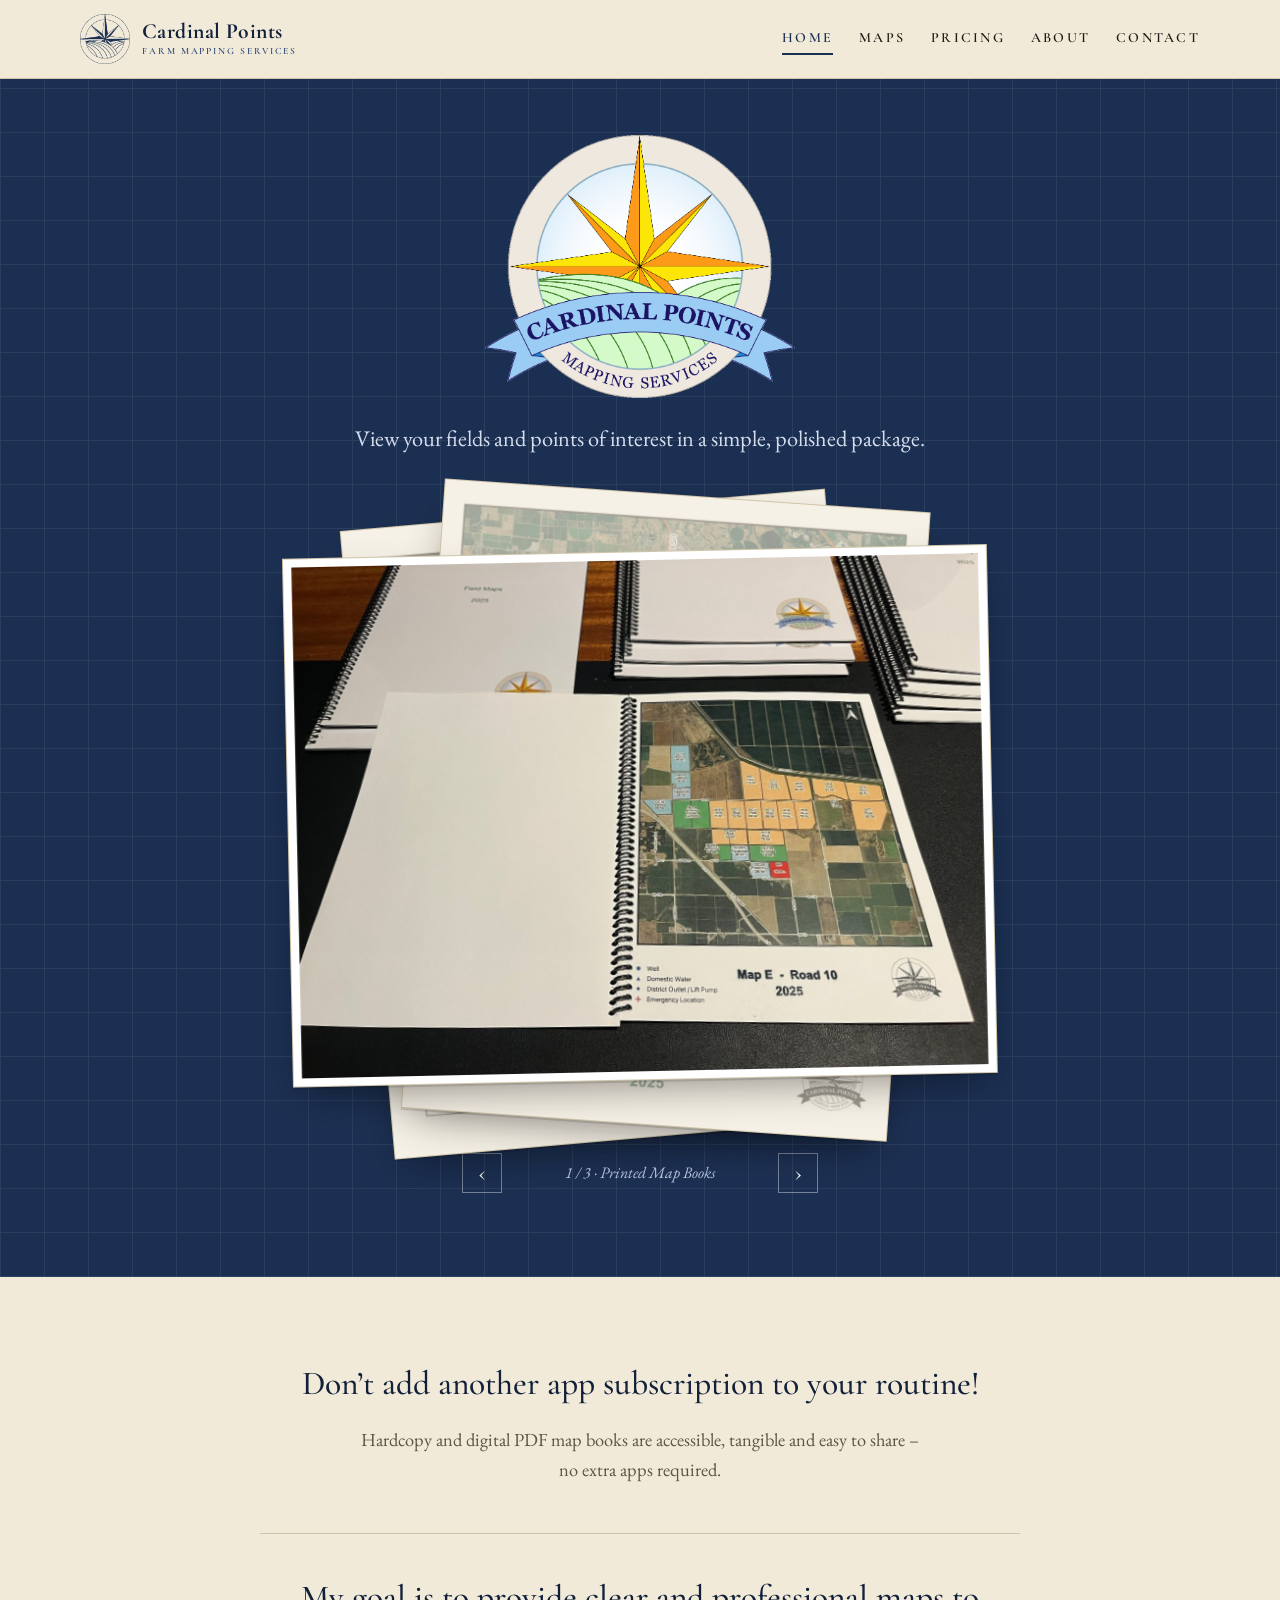
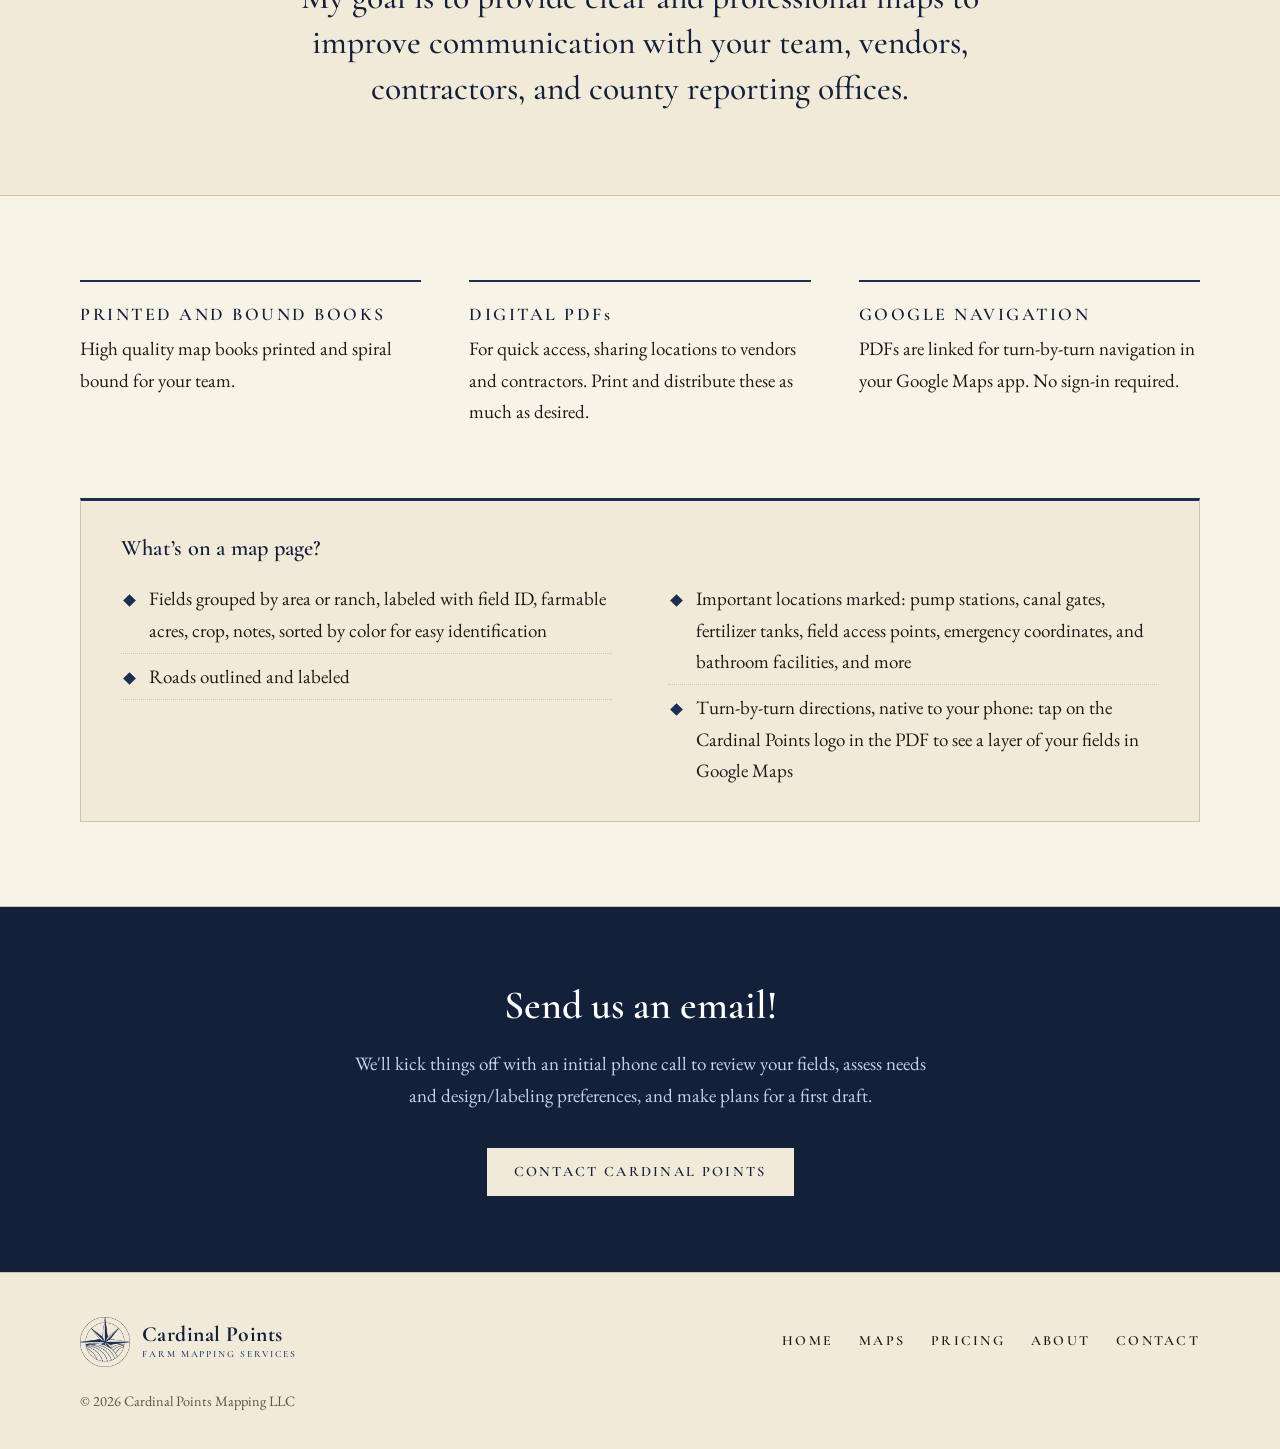
<file: index.html>
<!DOCTYPE html>
<html lang="en">
<head>
<meta charset="utf-8">
<meta name="viewport" content="width=device-width, initial-scale=1">
<title>Cardinal Points | Farm Mapping Services</title>
<meta name="description" content="View your fields and points of interest in a simple, polished package. Farm map books from Cardinal Points.">
<meta name="theme-color" content="#F1EAD9">
<meta name="color-scheme" content="light">
<link rel="icon" href="favicon.ico" sizes="any">
<link rel="icon" type="image/png" sizes="32x32" href="favicon-32x32.png">
<link rel="icon" type="image/png" sizes="16x16" href="favicon-16x16.png">
<link rel="apple-touch-icon" href="apple-touch-icon.png">
<meta property="og:image" content="https://cardinalpointsmapping.com/og-image.png">
<meta property="og:title" content="Cardinal Points | Farm Mapping Services">
<meta property="og:description" content="View your fields and points of interest in a simple, polished package. Farm map books from Cardinal Points.">
<meta property="og:type" content="website">
<meta property="og:url" content="https://cardinalpointsmapping.com/">
<link rel="preconnect" href="https://fonts.googleapis.com">
<link rel="preconnect" href="https://fonts.gstatic.com" crossorigin>
<link href="https://fonts.googleapis.com/css2?family=Cormorant+Garamond:wght@500;600;700&family=EB+Garamond:ital,wght@0,400;0,500;1,400&display=swap" rel="stylesheet">
<link rel="stylesheet" href="styles.css">
<script src="lightbox.js" defer></script>
<script src="stack.js" defer></script>
</head>
<body>
<a class="skip" href="#main">Skip to content</a>
<header class="site-header">
  <div class="wrap bar">
    <a class="brand" href="index.html"><img class="mark" src="img/emblem-navy.png" alt="" width="44" height="44"><span>Cardinal Points<small>Farm Mapping Services</small></span></a>
    <nav aria-label="Main"><a href="index.html" aria-current="page">Home</a><a href="maps.html">Maps</a><a href="pricing.html">Pricing</a><a href="about.html">About</a><a href="contact.html">Contact</a></nav>
  </div>
</header>
<main id="main">

<section class="hero hero-center">
  <div class="wrap">
    <h1 class="sr">Cardinal Points Farm Mapping Services</h1>
    <img class="hero-logo" src="img/logo-color.png" alt="Cardinal Points Mapping Services" width="875" height="743">
    <p class="lede">View your fields and points of interest in a simple, polished package.</p>
    <div class="stack-wrap">
      <div class="stack" tabindex="0" role="group" aria-roledescription="carousel" aria-label="Sample map book and map pages. Swipe, flick, or use the arrow keys to browse.">
        <a class="stack-card sc-photo page-card lb" draggable="false" href="img/books-hero.jpg" data-caption="Printed Map Books"><img src="img/books-hero.jpg" alt="Stacks of spiral-bound Cardinal Points map books beside an open map book" width="1400" height="1051" draggable="false"></a>
        <a class="stack-card sc-page page-card lb" draggable="false" href="img/sample-overview.jpg" data-caption="Farm Overview"><img src="img/sample-overview.jpg" alt="Overview map with five growers' properties highlighted" width="1100" height="1423" draggable="false"></a>
        <a class="stack-card sc-page page-card lb" draggable="false" href="img/map-smith.jpg" data-caption="Field Page with Points"><img src="img/map-smith.jpg" alt="Field map with fields labeled by crop and acres, and gate, pump, canal and emergency location marked" width="1000" height="1294" draggable="false"></a>
      </div>
      <div class="stack-ui">
        <button class="st-prev" type="button" aria-label="Previous">&lsaquo;</button>
        <p class="stack-cap" aria-live="polite">Flick to browse</p>
        <button class="st-next" type="button" aria-label="Next">&rsaquo;</button>
      </div>
    </div>
  </div>
</section>

<section class="section">
  <div class="wrap narrow">
    <h2 class="mission">Don&rsquo;t add another app subscription to your routine!</h2>
    <p class="mission-sub">Hardcopy and digital PDF map books are accessible, tangible and easy to share &ndash; no extra apps required.</p>
    <div class="goal">
      <p class="mission">My goal is to provide clear and professional maps to improve communication with your team, vendors, contractors, and county reporting offices.</p>
    </div>
  </div>
</section>

<section class="section tint">
  <div class="wrap">
    <div class="trio">
      <article>
        <h3 class="caps">Printed and bound books</h3>
        <p>High quality map books printed and spiral bound for your team.</p>
      </article>
      <article>
        <h3 class="caps">Digital PDF<span class="lc">s</span></h3>
        <p>For quick access, sharing locations to vendors and contractors. Print and distribute these as much as desired.</p>
      </article>
      <article>
        <h3 class="caps">Google navigation</h3>
        <p>PDFs are linked for turn-by-turn navigation in your Google Maps app. No sign-in required.</p>
      </article>
    </div>
    <div class="onmap">
      <h3 class="caps mixed">What&rsquo;s on a map page?</h3>
      <ul class="list cols2">
        <li>Fields grouped by area or ranch, labeled with field ID, farmable acres, crop, notes, sorted by color for easy identification</li>
        <li>Roads outlined and labeled</li>
        <li>Important locations marked: pump stations, canal gates, fertilizer tanks, field access points, emergency coordinates, and bathroom facilities, and more</li>
        <li>Turn-by-turn directions, native to your phone: tap on the Cardinal Points logo in the PDF to see a layer of your fields in Google Maps</li>
      </ul>
    </div>
  </div>
</section>

<section class="closing">
  <div class="wrap">
    <h2>Send us an email!</h2>
    <p>We'll kick things off with an initial phone call to review your fields, assess needs and design/labeling preferences, and make plans for a first draft.</p>
    <a class="btn btn-light" href="contact.html">Contact Cardinal Points</a>
  </div>
</section>
</main>
<footer class="site-footer">
  <div class="wrap">
    <div class="foot-top">
      <a class="brand" href="index.html"><img class="mark" src="img/emblem-navy.png" alt="" width="44" height="44"><span>Cardinal Points<small>Farm Mapping Services</small></span></a>
      <nav aria-label="Footer"><a href="index.html">Home</a><a href="maps.html">Maps</a><a href="pricing.html">Pricing</a><a href="about.html">About</a><a href="contact.html">Contact</a></nav>
    </div>
    <p class="copy">&copy; 2026 Cardinal Points Mapping LLC</p>
  </div>
</footer>
</body>
</html>
</file>
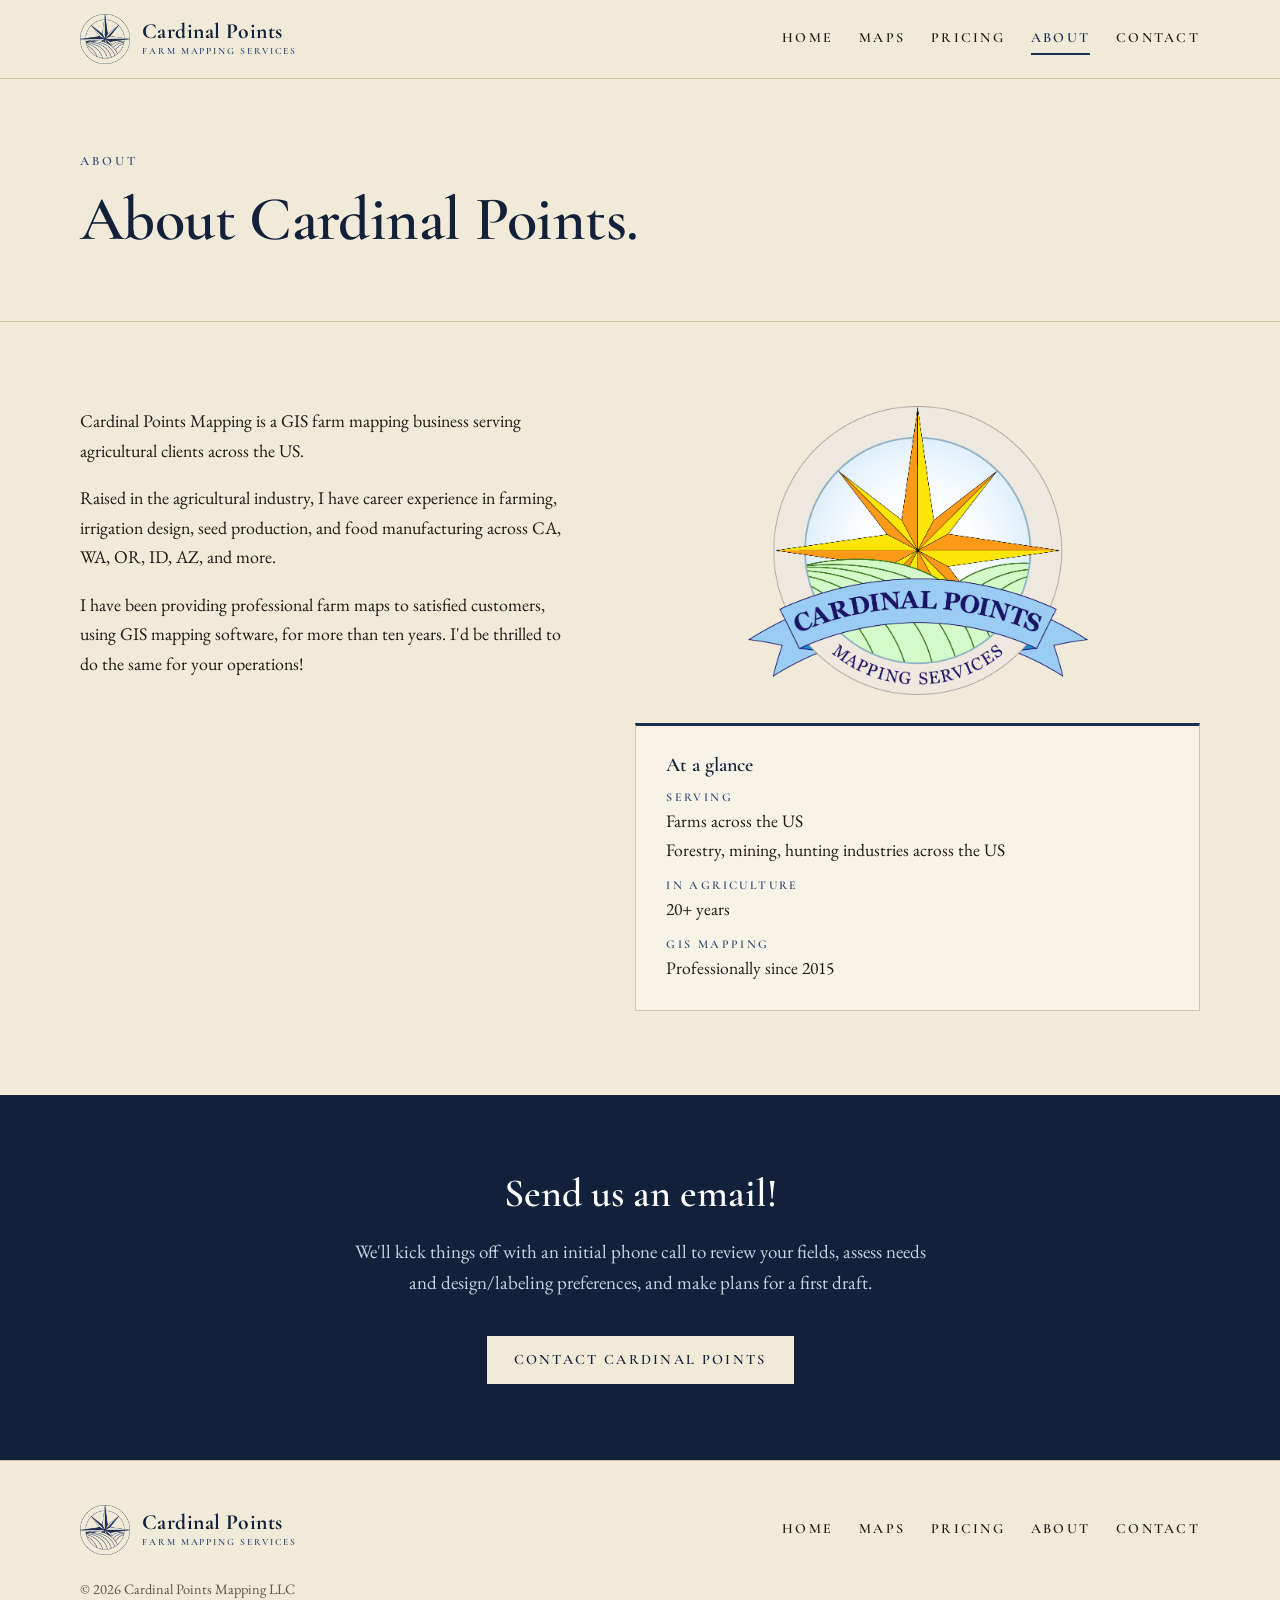
<file: about.html>
<!DOCTYPE html>
<html lang="en">
<head>
<meta charset="utf-8">
<meta name="viewport" content="width=device-width, initial-scale=1">
<title>About | Cardinal Points Mapping</title>
<meta name="description" content="Cardinal Points Mapping is a GIS farm mapping business built on more than twenty years of agricultural experience.">
<meta name="theme-color" content="#F1EAD9">
<meta name="color-scheme" content="light">
<link rel="icon" href="favicon.ico" sizes="any">
<link rel="icon" type="image/png" sizes="32x32" href="favicon-32x32.png">
<link rel="icon" type="image/png" sizes="16x16" href="favicon-16x16.png">
<link rel="apple-touch-icon" href="apple-touch-icon.png">
<meta property="og:image" content="https://cardinalpointsmapping.com/og-image.png">
<meta property="og:title" content="About | Cardinal Points Mapping">
<meta property="og:description" content="Cardinal Points Mapping is a GIS farm mapping business built on more than twenty years of agricultural experience.">
<meta property="og:type" content="website">
<meta property="og:url" content="https://cardinalpointsmapping.com/about.html">
<link rel="preconnect" href="https://fonts.googleapis.com">
<link rel="preconnect" href="https://fonts.gstatic.com" crossorigin>
<link href="https://fonts.googleapis.com/css2?family=Cormorant+Garamond:wght@500;600;700&family=EB+Garamond:ital,wght@0,400;0,500;1,400&display=swap" rel="stylesheet">
<link rel="stylesheet" href="styles.css">
<script src="lightbox.js" defer></script>
<script src="stack.js" defer></script>
</head>
<body>
<a class="skip" href="#main">Skip to content</a>
<header class="site-header">
  <div class="wrap bar">
    <a class="brand" href="index.html"><img class="mark" src="img/emblem-navy.png" alt="" width="44" height="44"><span>Cardinal Points<small>Farm Mapping Services</small></span></a>
    <nav aria-label="Main"><a href="index.html">Home</a><a href="maps.html">Maps</a><a href="pricing.html">Pricing</a><a href="about.html" aria-current="page">About</a><a href="contact.html">Contact</a></nav>
  </div>
</header>
<main id="main">
<section class="page-head">
  <div class="wrap">
    <p class="eyebrow">About</p>
    <h1>About Cardinal Points.</h1>
    
  </div>
</section>

<section class="section">
  <div class="wrap split">
    <div class="prose">
      <p>Cardinal Points Mapping is a GIS farm mapping business serving agricultural clients across the US.</p>
      <p>Raised in the agricultural industry, I have career experience in farming, irrigation design, seed production, and food manufacturing across CA, WA, OR, ID, AZ, and more.</p>
      <p>I have been providing professional farm maps to satisfied customers, using GIS mapping software, for more than ten years. I'd be thrilled to do the same for your operations!</p>
    </div>
    <aside>
      <img class="about-logo" src="img/logo-color.png" alt="Cardinal Points Mapping Services" width="875" height="743">
    <div class="facts">
      <h4>At a glance</h4>
      <dl>
        <dt>Serving</dt><dd>Farms across the US<br>Forestry, mining, hunting industries across the US</dd>
        <dt>In agriculture</dt><dd>20+ years</dd>
        <dt>GIS mapping</dt><dd>Professionally since 2015</dd>
      </dl>
    </div>
    </aside>
  </div>
</section>

<section class="closing">
  <div class="wrap">
    <h2>Send us an email!</h2>
    <p>We'll kick things off with an initial phone call to review your fields, assess needs and design/labeling preferences, and make plans for a first draft.</p>
    <a class="btn btn-light" href="contact.html">Contact Cardinal Points</a>
  </div>
</section>
</main>
<footer class="site-footer">
  <div class="wrap">
    <div class="foot-top">
      <a class="brand" href="index.html"><img class="mark" src="img/emblem-navy.png" alt="" width="44" height="44"><span>Cardinal Points<small>Farm Mapping Services</small></span></a>
      <nav aria-label="Footer"><a href="index.html">Home</a><a href="maps.html">Maps</a><a href="pricing.html">Pricing</a><a href="about.html">About</a><a href="contact.html">Contact</a></nav>
    </div>
    <p class="copy">&copy; 2026 Cardinal Points Mapping LLC</p>
  </div>
</footer>
</body>
</html>
</file>
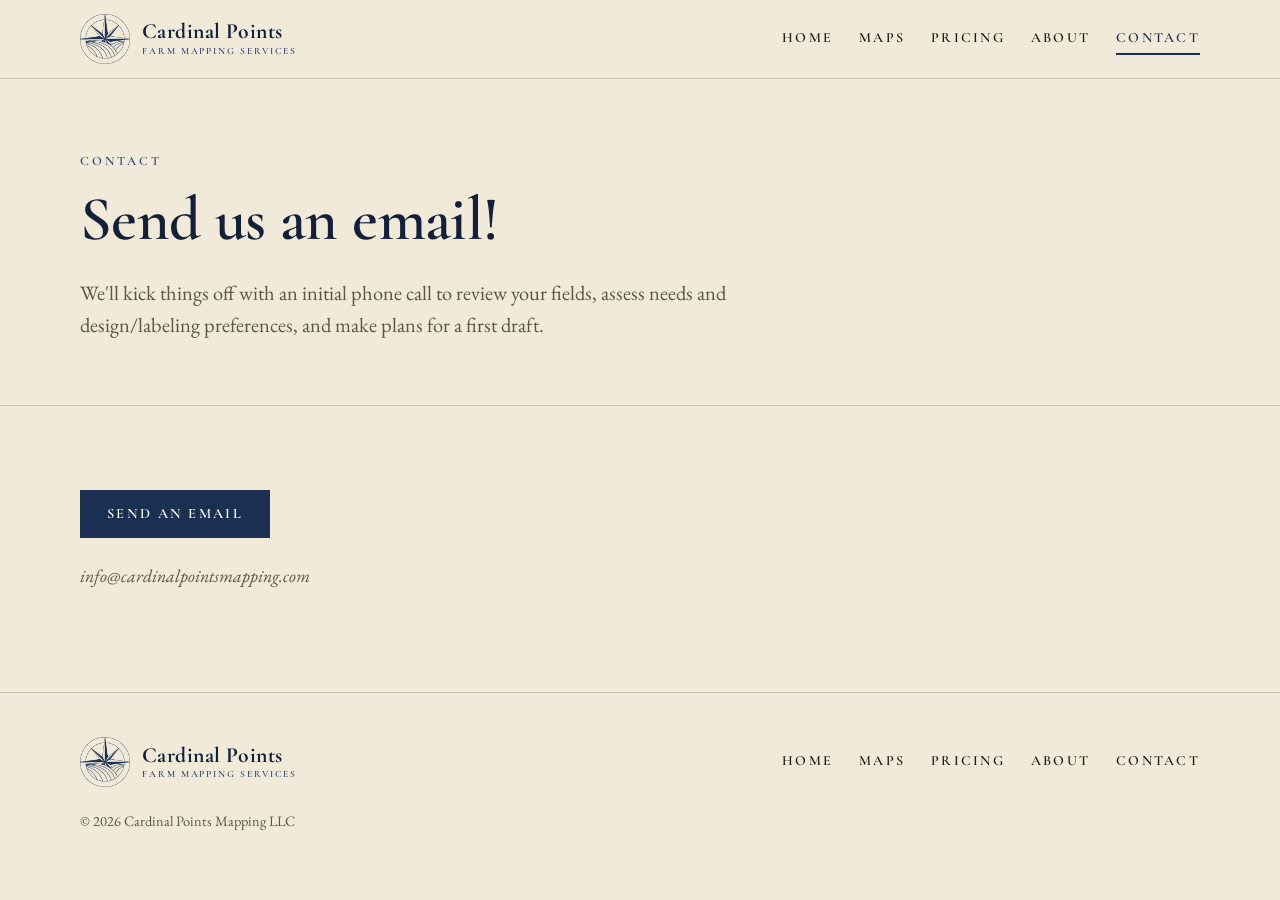
<file: contact.html>
<!DOCTYPE html>
<html lang="en">
<head>
<meta charset="utf-8">
<meta name="viewport" content="width=device-width, initial-scale=1">
<title>Contact | Cardinal Points Mapping</title>
<meta name="description" content="Send an email to get started on a farm map or map book.">
<meta name="theme-color" content="#F1EAD9">
<meta name="color-scheme" content="light">
<link rel="icon" href="favicon.ico" sizes="any">
<link rel="icon" type="image/png" sizes="32x32" href="favicon-32x32.png">
<link rel="icon" type="image/png" sizes="16x16" href="favicon-16x16.png">
<link rel="apple-touch-icon" href="apple-touch-icon.png">
<meta property="og:image" content="https://cardinalpointsmapping.com/og-image.png">
<meta property="og:title" content="Contact | Cardinal Points Mapping">
<meta property="og:description" content="Send an email to get started on a farm map or map book.">
<meta property="og:type" content="website">
<meta property="og:url" content="https://cardinalpointsmapping.com/contact.html">
<link rel="preconnect" href="https://fonts.googleapis.com">
<link rel="preconnect" href="https://fonts.gstatic.com" crossorigin>
<link href="https://fonts.googleapis.com/css2?family=Cormorant+Garamond:wght@500;600;700&family=EB+Garamond:ital,wght@0,400;0,500;1,400&display=swap" rel="stylesheet">
<link rel="stylesheet" href="styles.css">
<script src="lightbox.js" defer></script>
<script src="stack.js" defer></script>
</head>
<body>
<a class="skip" href="#main">Skip to content</a>
<header class="site-header">
  <div class="wrap bar">
    <a class="brand" href="index.html"><img class="mark" src="img/emblem-navy.png" alt="" width="44" height="44"><span>Cardinal Points<small>Farm Mapping Services</small></span></a>
    <nav aria-label="Main"><a href="index.html">Home</a><a href="maps.html">Maps</a><a href="pricing.html">Pricing</a><a href="about.html">About</a><a href="contact.html" aria-current="page">Contact</a></nav>
  </div>
</header>
<main id="main">
<section class="page-head">
  <div class="wrap">
    <p class="eyebrow">Contact</p>
    <h1>Send us an email!</h1>
    <p class="lede">We'll kick things off with an initial phone call to review your fields, assess needs and design/labeling preferences, and make plans for a first draft.</p>
  </div>
</section>

<section class="section">
  <div class="wrap">
    <div class="prose">
      <p><a class="btn btn-navy" href="mailto:info@cardinalpointsmapping.com">Send an email</a></p>
      <p class="fine">info@cardinalpointsmapping.com</p>
    </div>
  </div>
</section>
</main>
<footer class="site-footer">
  <div class="wrap">
    <div class="foot-top">
      <a class="brand" href="index.html"><img class="mark" src="img/emblem-navy.png" alt="" width="44" height="44"><span>Cardinal Points<small>Farm Mapping Services</small></span></a>
      <nav aria-label="Footer"><a href="index.html">Home</a><a href="maps.html">Maps</a><a href="pricing.html">Pricing</a><a href="about.html">About</a><a href="contact.html">Contact</a></nav>
    </div>
    <p class="copy">&copy; 2026 Cardinal Points Mapping LLC</p>
  </div>
</footer>
</body>
</html>
</file>
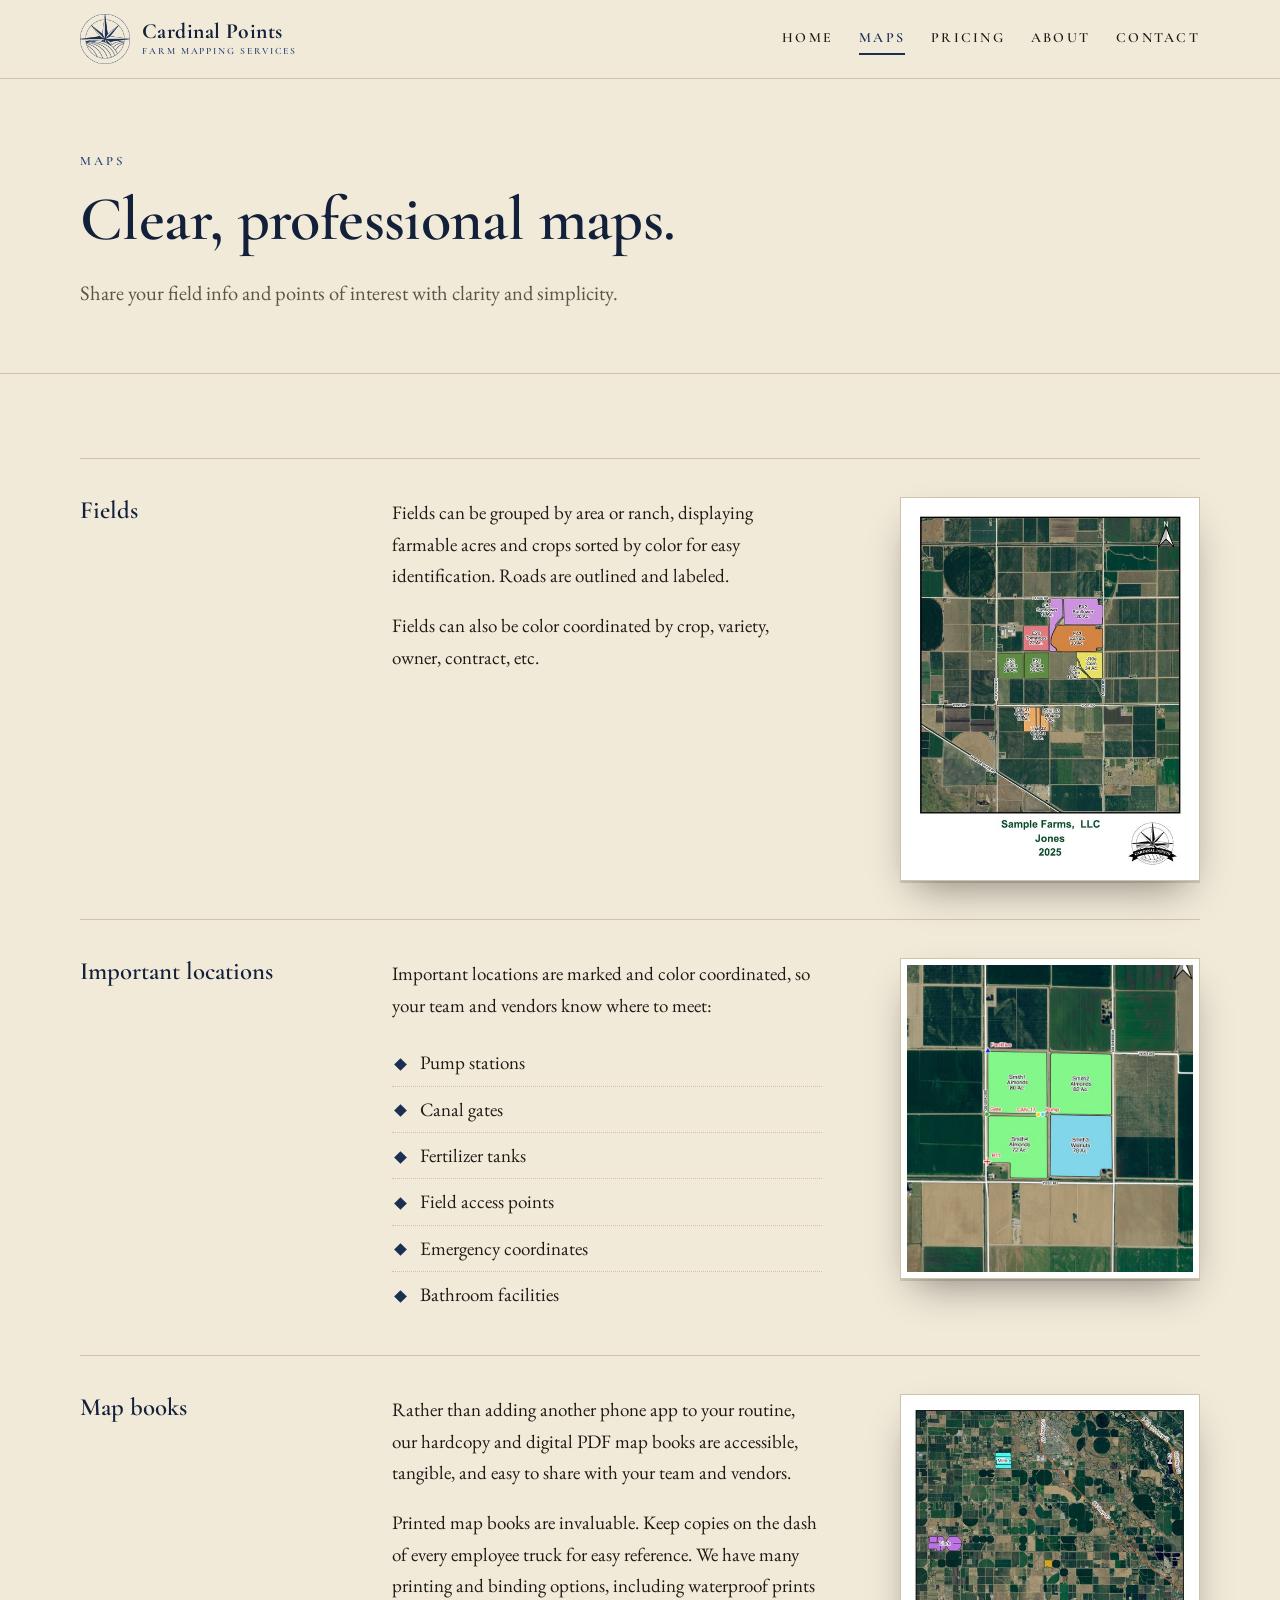
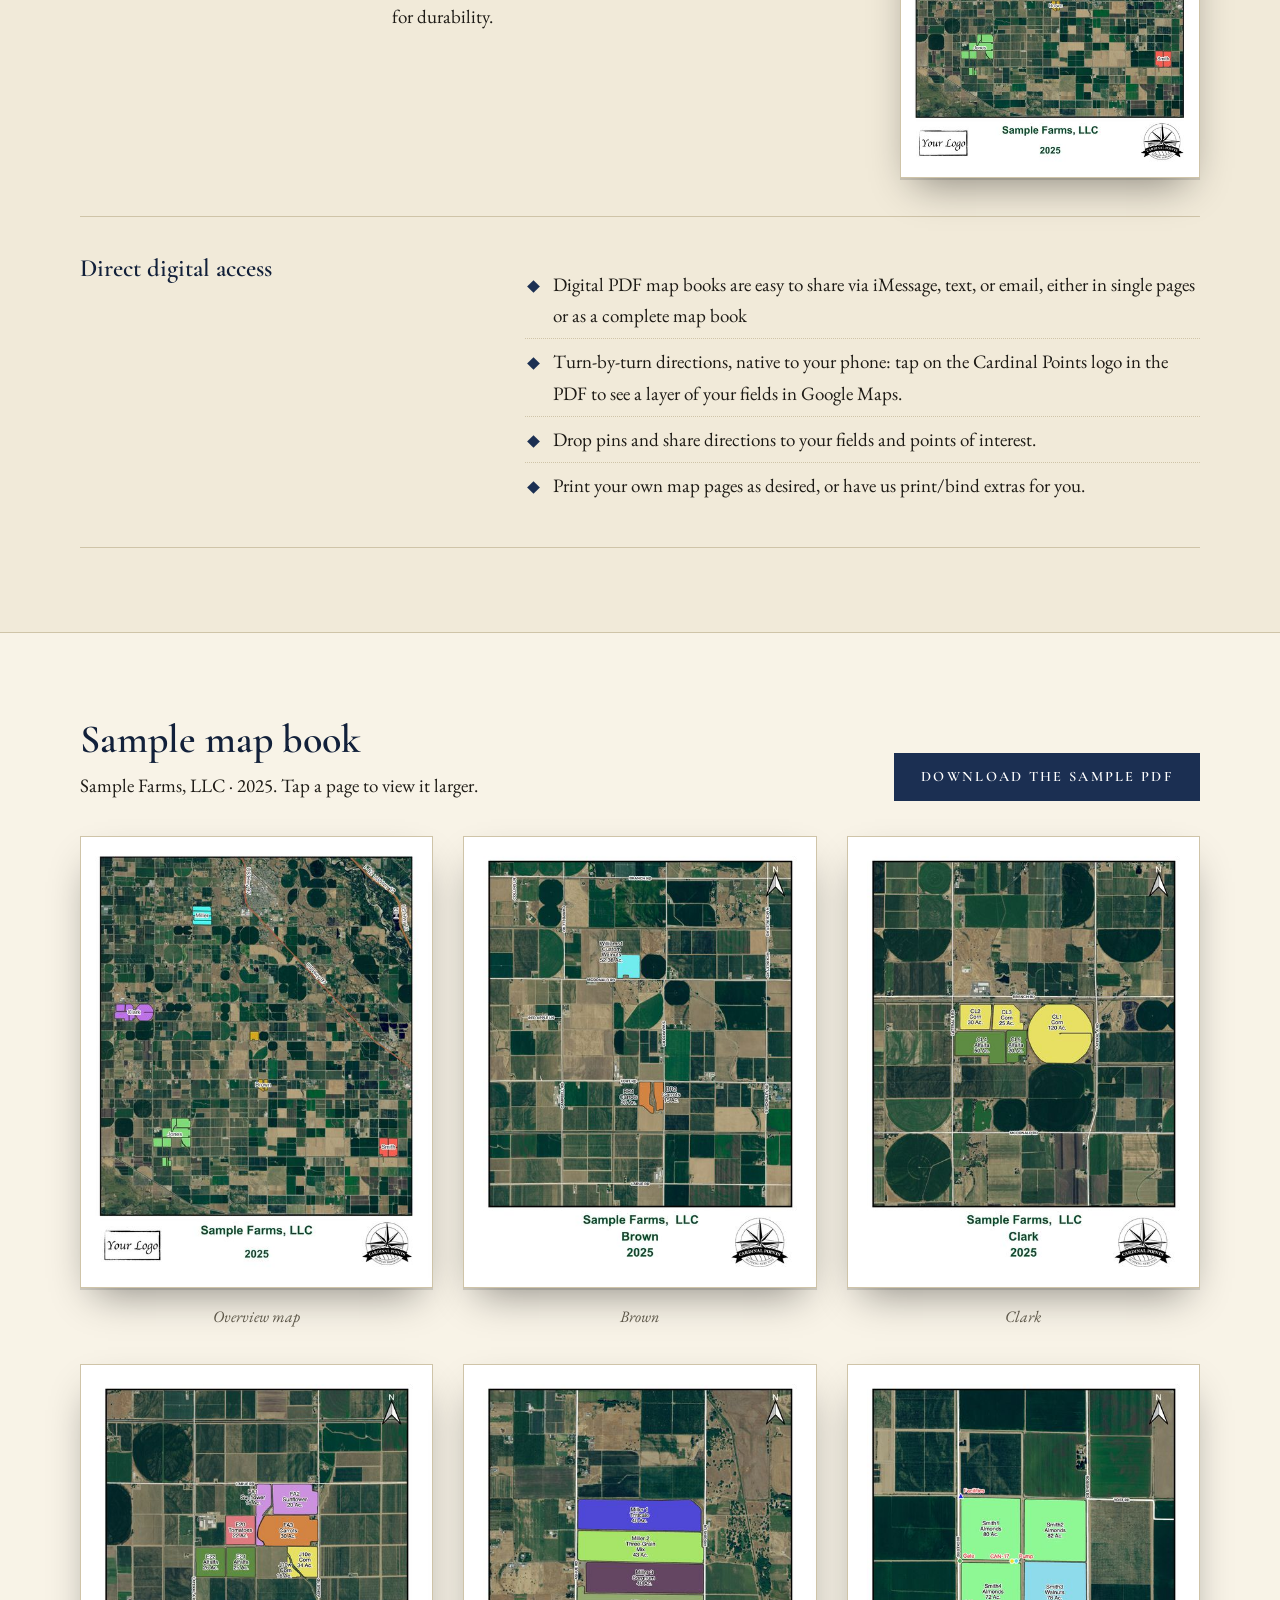
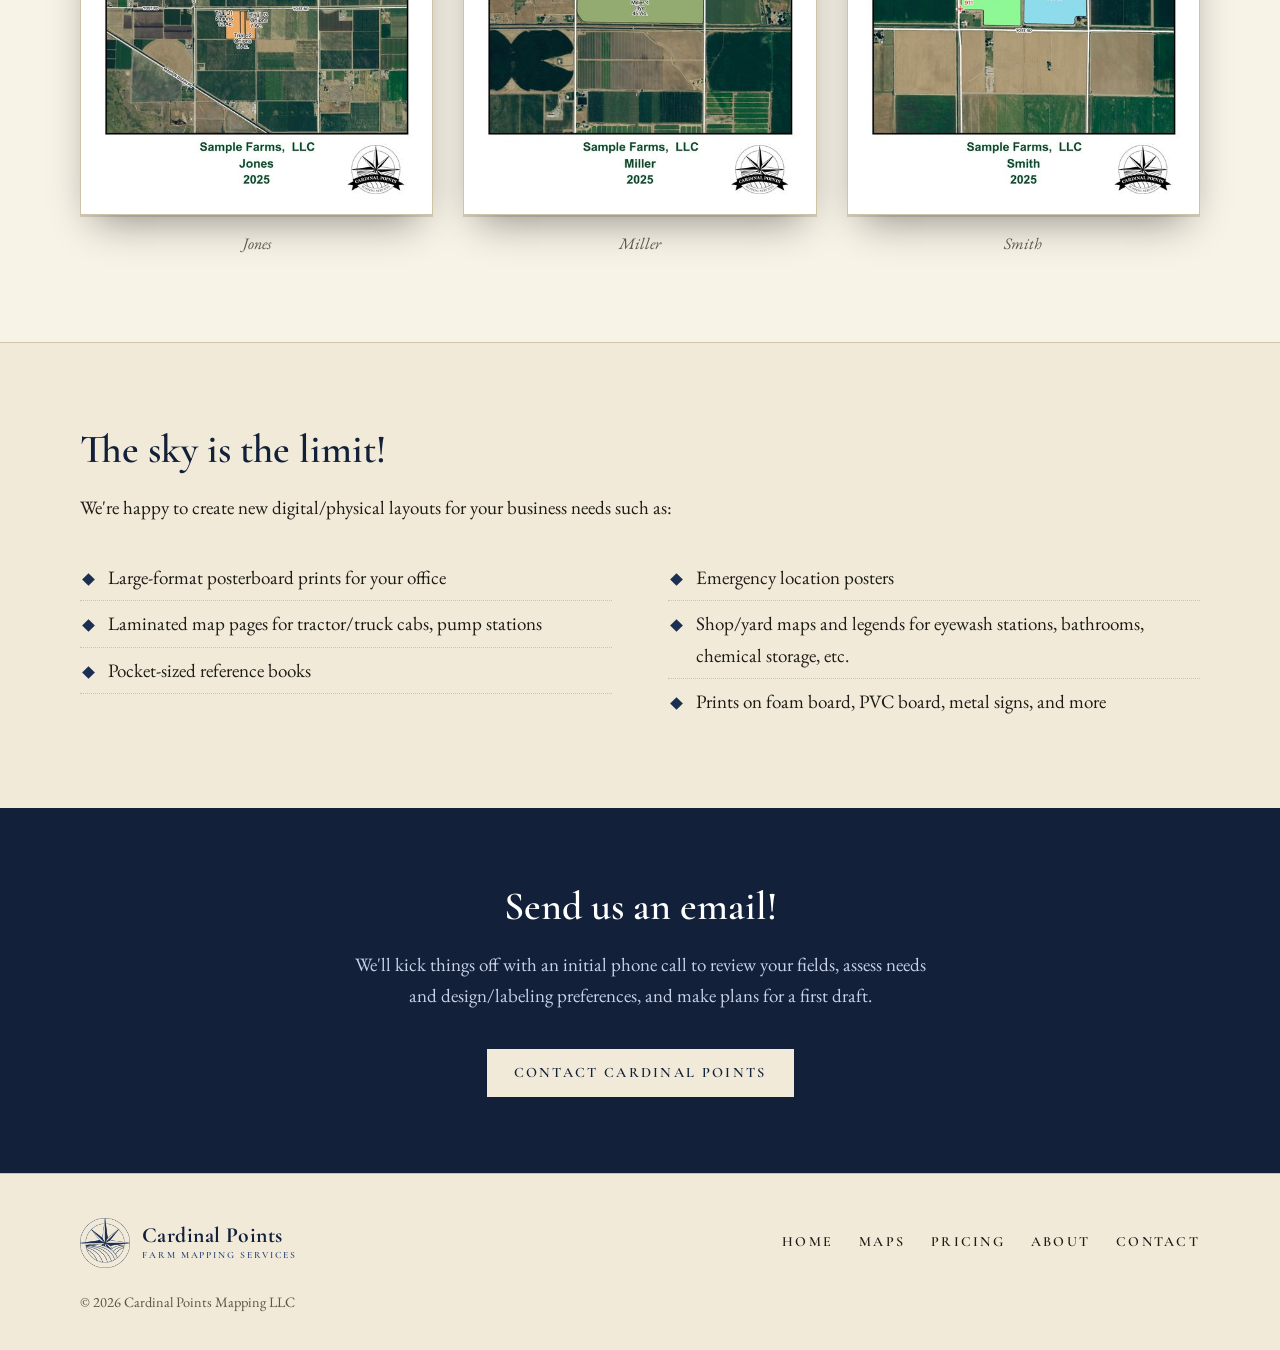
<file: maps.html>
<!DOCTYPE html>
<html lang="en">
<head>
<meta charset="utf-8">
<meta name="viewport" content="width=device-width, initial-scale=1">
<title>Maps | Cardinal Points Mapping</title>
<meta name="description" content="Hardcopy and digital PDF farm map books with fields, crops, roads and important locations marked.">
<meta name="theme-color" content="#F1EAD9">
<meta name="color-scheme" content="light">
<link rel="icon" href="favicon.ico" sizes="any">
<link rel="icon" type="image/png" sizes="32x32" href="favicon-32x32.png">
<link rel="icon" type="image/png" sizes="16x16" href="favicon-16x16.png">
<link rel="apple-touch-icon" href="apple-touch-icon.png">
<meta property="og:image" content="https://cardinalpointsmapping.com/og-image.png">
<meta property="og:title" content="Maps | Cardinal Points Mapping">
<meta property="og:description" content="Hardcopy and digital PDF farm map books with fields, crops, roads and important locations marked.">
<meta property="og:type" content="website">
<meta property="og:url" content="https://cardinalpointsmapping.com/maps.html">
<link rel="preconnect" href="https://fonts.googleapis.com">
<link rel="preconnect" href="https://fonts.gstatic.com" crossorigin>
<link href="https://fonts.googleapis.com/css2?family=Cormorant+Garamond:wght@500;600;700&family=EB+Garamond:ital,wght@0,400;0,500;1,400&display=swap" rel="stylesheet">
<link rel="stylesheet" href="styles.css">
<script src="lightbox.js" defer></script>
<script src="stack.js" defer></script>
</head>
<body>
<a class="skip" href="#main">Skip to content</a>
<header class="site-header">
  <div class="wrap bar">
    <a class="brand" href="index.html"><img class="mark" src="img/emblem-navy.png" alt="" width="44" height="44"><span>Cardinal Points<small>Farm Mapping Services</small></span></a>
    <nav aria-label="Main"><a href="index.html">Home</a><a href="maps.html" aria-current="page">Maps</a><a href="pricing.html">Pricing</a><a href="about.html">About</a><a href="contact.html">Contact</a></nav>
  </div>
</header>
<main id="main">
<section class="page-head">
  <div class="wrap">
    <p class="eyebrow">Maps</p>
    <h1>Clear, professional maps.</h1>
    <p class="lede">Share your field info and points of interest with clarity and simplicity.</p>
  </div>
</section>

<section class="section">
  <div class="wrap">
    <div class="rows">
      <article class="row row-img">
        <h3>Fields</h3>
        <div>
          <p>Fields can be grouped by area or ranch, displaying farmable acres and crops sorted by color for easy identification. Roads are outlined and labeled.</p>
          <p>Fields can also be color coordinated by crop, variety, owner, contract, etc.</p>
        </div>
        <div class="row-fig"><a class="page-card lb" href="img/sample-jones.jpg" data-caption="Jones"><img src="img/sample-jones-thumb.jpg" alt="Field map with fields labeled by crop and acres" width="520" height="673" loading="lazy"></a></div>
      </article>
      <article class="row row-img">
        <h3>Important locations</h3>
        <div>
          <p>Important locations are marked and color coordinated, so your team and vendors know where to meet:</p>
          <ul class="list">
            <li>Pump stations</li>
            <li>Canal gates</li>
            <li>Fertilizer tanks</li>
            <li>Field access points</li>
            <li>Emergency coordinates</li>
            <li>Bathroom facilities</li>
          </ul>
        </div>
        <div class="row-fig"><a class="page-card lb" href="img/crop-smith.jpg" data-caption="Gate, pump, canal and emergency location marked"><img src="img/crop-smith.jpg" alt="Field map with gate, pump, canal and emergency location marked" width="760" height="814" loading="lazy"></a></div>
      </article>
      <article class="row row-img">
        <h3>Map books</h3>
        <div>
          <p>Rather than adding another phone app to your routine, our hardcopy and digital PDF map books are accessible, tangible, and easy to share with your team and vendors.</p>
          <p>Printed map books are invaluable. Keep copies on the dash of every employee truck for easy reference. We have many printing and binding options, including waterproof prints for durability.</p>
        </div>
        <div class="row-fig"><a class="page-card lb" href="img/sample-overview.jpg" data-caption="Overview map"><img src="img/sample-overview-thumb.jpg" alt="Overview map with five growers' properties highlighted" width="520" height="673" loading="lazy"></a></div>
      </article>
      <article class="row">
        <h3>Direct digital access</h3>
        <div class="row-wide">
          <ul class="list">
            <li>Digital PDF map books are easy to share via iMessage, text, or email, either in single pages or as a complete map book</li>
            <li>Turn-by-turn directions, native to your phone: tap on the Cardinal Points logo in the PDF to see a layer of your fields in Google Maps.</li>
            <li>Drop pins and share directions to your fields and points of interest.</li>
            <li>Print your own map pages as desired, or have us print/bind extras for you.</li>
          </ul>
        </div>
      </article>
    </div>
  </div>
</section>

<section class="section tint" id="samples">
  <div class="wrap">
    <div class="samples-head">
      <div>
        <h2>Sample map book</h2>
        <p class="measure">Sample Farms, LLC &middot; 2025. Tap a page to view it larger.</p>
      </div>
      <a class="btn btn-navy" href="samples/Cardinal-Points-Sample-Map-Book-2025.pdf" download>Download the sample PDF</a>
    </div>
    <div class="gallery gallery-6">
      <figure><a class="page-card lb" href="img/sample-overview.jpg" data-caption="Overview map"><img src="img/sample-overview-thumb.jpg" alt="Overview map with five growers' properties highlighted" width="520" height="673" loading="lazy"></a><figcaption>Overview map</figcaption></figure>
      <figure><a class="page-card lb" href="img/sample-brown.jpg" data-caption="Brown"><img src="img/sample-brown-thumb.jpg" alt="Field map for Brown" width="520" height="673" loading="lazy"></a><figcaption>Brown</figcaption></figure>
      <figure><a class="page-card lb" href="img/sample-clark.jpg" data-caption="Clark"><img src="img/sample-clark-thumb.jpg" alt="Field map for Clark" width="520" height="673" loading="lazy"></a><figcaption>Clark</figcaption></figure>
      <figure><a class="page-card lb" href="img/sample-jones.jpg" data-caption="Jones"><img src="img/sample-jones-thumb.jpg" alt="Field map for Jones" width="520" height="673" loading="lazy"></a><figcaption>Jones</figcaption></figure>
      <figure><a class="page-card lb" href="img/sample-miller.jpg" data-caption="Miller"><img src="img/sample-miller-thumb.jpg" alt="Field map for Miller" width="520" height="673" loading="lazy"></a><figcaption>Miller</figcaption></figure>
      <figure><a class="page-card lb" href="img/sample-smith.jpg" data-caption="Smith"><img src="img/sample-smith-thumb.jpg" alt="Field map for Smith" width="520" height="673" loading="lazy"></a><figcaption>Smith</figcaption></figure>
      
    </div>
  </div>
</section>

<section class="section">
  <div class="wrap">
    <h2>The sky is the limit!</h2>
    <p class="measure">We're happy to create new digital/physical layouts for your business needs such as:</p>
    <ul class="list cols2">
      <li>Large-format posterboard prints for your office</li>
      <li>Laminated map pages for tractor/truck cabs, pump stations</li>
      <li>Pocket-sized reference books</li>
      <li>Emergency location posters</li>
      <li>Shop/yard maps and legends for eyewash stations, bathrooms, chemical storage, etc.</li>
      <li>Prints on foam board, PVC board, metal signs, and more</li>
    </ul>
  </div>
</section>

<section class="closing">
  <div class="wrap">
    <h2>Send us an email!</h2>
    <p>We'll kick things off with an initial phone call to review your fields, assess needs and design/labeling preferences, and make plans for a first draft.</p>
    <a class="btn btn-light" href="contact.html">Contact Cardinal Points</a>
  </div>
</section>
</main>
<footer class="site-footer">
  <div class="wrap">
    <div class="foot-top">
      <a class="brand" href="index.html"><img class="mark" src="img/emblem-navy.png" alt="" width="44" height="44"><span>Cardinal Points<small>Farm Mapping Services</small></span></a>
      <nav aria-label="Footer"><a href="index.html">Home</a><a href="maps.html">Maps</a><a href="pricing.html">Pricing</a><a href="about.html">About</a><a href="contact.html">Contact</a></nav>
    </div>
    <p class="copy">&copy; 2026 Cardinal Points Mapping LLC</p>
  </div>
</footer>
</body>
</html>
</file>
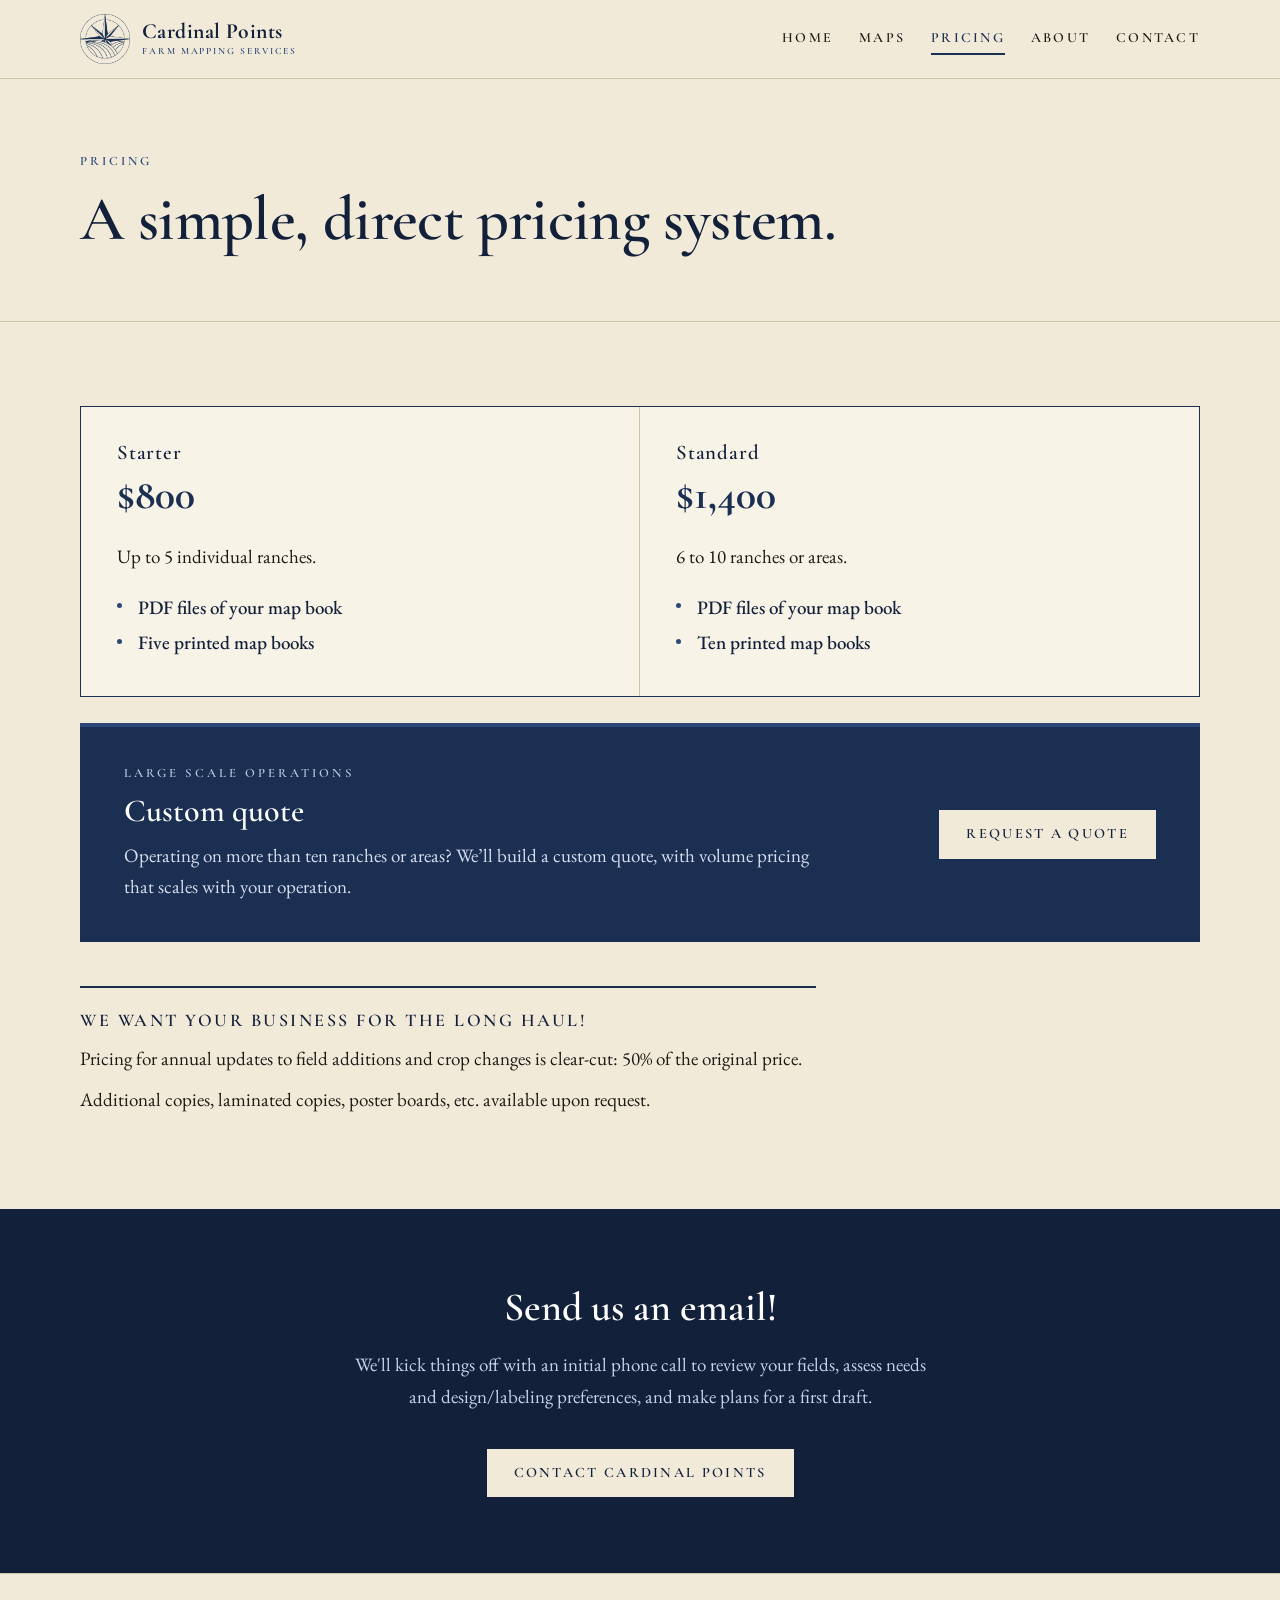
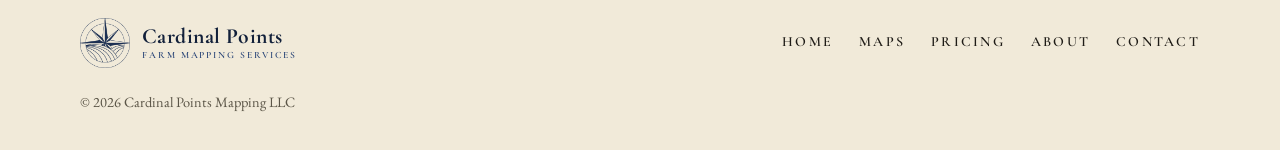
<file: pricing.html>
<!DOCTYPE html>
<html lang="en">
<head>
<meta charset="utf-8">
<meta name="viewport" content="width=device-width, initial-scale=1">
<title>Pricing | Cardinal Points Farm Mapping</title>
<meta name="description" content="Farm map pricing: flat rates for up to 5 or up to 10 ranches or areas, with printed map books included, and custom quotes for large operations.">
<meta name="theme-color" content="#F1EAD9">
<meta name="color-scheme" content="light">
<link rel="icon" href="favicon.ico" sizes="any">
<link rel="icon" type="image/png" sizes="32x32" href="favicon-32x32.png">
<link rel="icon" type="image/png" sizes="16x16" href="favicon-16x16.png">
<link rel="apple-touch-icon" href="apple-touch-icon.png">
<meta property="og:image" content="https://cardinalpointsmapping.com/og-image.png">
<meta property="og:title" content="Pricing | Cardinal Points Farm Mapping">
<meta property="og:description" content="Farm map pricing: flat rates for up to 5 or up to 10 ranches or areas, with printed map books included, and custom quotes for large operations.">
<meta property="og:type" content="website">
<meta property="og:url" content="https://cardinalpointsmapping.com/pricing.html">
<link rel="preconnect" href="https://fonts.googleapis.com">
<link rel="preconnect" href="https://fonts.gstatic.com" crossorigin>
<link href="https://fonts.googleapis.com/css2?family=Cormorant+Garamond:wght@500;600;700&family=EB+Garamond:ital,wght@0,400;0,500;1,400&display=swap" rel="stylesheet">
<link rel="stylesheet" href="styles.css">
<script src="lightbox.js" defer></script>
<script src="stack.js" defer></script>
</head>
<body>
<a class="skip" href="#main">Skip to content</a>
<header class="site-header">
  <div class="wrap bar">
    <a class="brand" href="index.html"><img class="mark" src="img/emblem-navy.png" alt="" width="44" height="44"><span>Cardinal Points<small>Farm Mapping Services</small></span></a>
    <nav aria-label="Main"><a href="index.html">Home</a><a href="maps.html">Maps</a><a href="pricing.html" aria-current="page">Pricing</a><a href="about.html">About</a><a href="contact.html">Contact</a></nav>
  </div>
</header>
<main id="main">
<section class="page-head">
  <div class="wrap">
    <p class="eyebrow">Pricing</p>
    <h1>A simple, direct pricing system.</h1>
    
  </div>
</section>

<section class="section">
  <div class="wrap">
    <div class="tiers two">
      <article class="tier">
        <h3>Starter</h3>
        <p class="price">$800</p>
        <p>Up to 5 individual ranches.</p>
        <ul class="incl-list"><li>PDF files of your map book</li><li>Five printed map books</li></ul>
      </article>
      <article class="tier">
        <h3>Standard</h3>
        <p class="price">$1,400</p>
        <p>6 to 10 ranches or areas.</p>
        <ul class="incl-list"><li>PDF files of your map book</li><li>Ten printed map books</li></ul>
      </article>
    </div>
    <div class="custom-band">
      <div>
        <p class="eyebrow light">Large scale operations</p>
        <h3>Custom quote</h3>
        <p>Operating on more than ten ranches or areas? We&rsquo;ll build a custom quote, with volume pricing that scales with your operation.</p>
      </div>
      <a class="btn btn-light" href="contact.html">Request a quote</a>
    </div>
    <div class="longhaul">
      <h3 class="caps">We want your business for the long haul!</h3>
      <p>Pricing for annual updates to field additions and crop changes is clear-cut: 50% of the original price.</p>
      <p>Additional copies, laminated copies, poster boards, etc. available upon request.</p>
    </div>
  </div>
</section>

<section class="closing">
  <div class="wrap">
    <h2>Send us an email!</h2>
    <p>We'll kick things off with an initial phone call to review your fields, assess needs and design/labeling preferences, and make plans for a first draft.</p>
    <a class="btn btn-light" href="contact.html">Contact Cardinal Points</a>
  </div>
</section>
</main>
<footer class="site-footer">
  <div class="wrap">
    <div class="foot-top">
      <a class="brand" href="index.html"><img class="mark" src="img/emblem-navy.png" alt="" width="44" height="44"><span>Cardinal Points<small>Farm Mapping Services</small></span></a>
      <nav aria-label="Footer"><a href="index.html">Home</a><a href="maps.html">Maps</a><a href="pricing.html">Pricing</a><a href="about.html">About</a><a href="contact.html">Contact</a></nav>
    </div>
    <p class="copy">&copy; 2026 Cardinal Points Mapping LLC</p>
  </div>
</footer>
</body>
</html>
</file>
<file: styles.css>
:root{
  --bg:#F1EAD9;          /* same cream as Laity Press */
  --paper:#F8F3E7;
  --ink:#1E1B16;
  --muted:#5B5547;
  --rule:#CFC4A8;
  --navy:#1B2F52;        /* accent, replaces Laity's red */
  --navy-deep:#12203A;
  --navy-soft:#2C4778;
  --serif-d:"Cormorant Garamond","EB Garamond",Georgia,serif;
  --serif-b:"EB Garamond",Georgia,serif;
}
*{box-sizing:border-box}
html{scroll-behavior:smooth}
body{margin:0;background:var(--bg);color:var(--ink);font:400 19px/1.65 var(--serif-b);-webkit-font-smoothing:antialiased}
img,svg{max-width:100%;display:block}
a{color:var(--navy);text-decoration-thickness:1px;text-underline-offset:3px}
a:hover{color:var(--navy-soft)}
.wrap{width:min(1120px,100% - 48px);margin-inline:auto}
.narrow{max-width:760px}
.skip{position:absolute;left:-999px}
.skip:focus{left:12px;top:12px;background:#fff;padding:8px 12px;z-index:9}

h1,h2,h3,h4{font-family:var(--serif-d);font-weight:600;line-height:1.12;color:var(--navy-deep);margin:0 0 .5em}
h1{font-size:clamp(2.4rem,5.2vw,3.9rem);letter-spacing:-.01em}
h2{font-size:clamp(1.8rem,3.4vw,2.5rem)}
h3{font-size:1.55rem}
h4{font-size:1.25rem;margin-bottom:.3em}
p{margin:0 0 1em}
.eyebrow{font:600 .8rem/1 var(--serif-d);letter-spacing:.24em;text-transform:uppercase;color:var(--navy-soft);margin:0 0 1.1rem}
.eyebrow.light{color:#B9C7E3}
.lede{font-size:1.28rem;line-height:1.55;color:var(--muted);max-width:44rem}
.measure{max-width:40rem}

/* header */
.site-header{background:var(--bg);border-bottom:1px solid var(--rule);position:sticky;top:0;z-index:5}
.bar{display:flex;align-items:center;justify-content:space-between;gap:24px;padding:14px 0}
.brand{display:flex;align-items:center;gap:12px;text-decoration:none;color:var(--navy-deep)}
.brand .mark{width:38px;height:38px;color:var(--navy)}
.brand span{font:700 1.35rem/1 var(--serif-d);letter-spacing:.02em;display:flex;flex-direction:column}
.brand small{font:600 .68rem/1 var(--serif-d);letter-spacing:.34em;text-transform:uppercase;color:var(--navy-soft);margin-top:4px}
.site-header nav{display:flex;gap:6px 26px;flex-wrap:wrap}
.site-header nav a,.foot-top nav a{font:600 .88rem/1 var(--serif-d);letter-spacing:.16em;text-transform:uppercase;text-decoration:none;color:var(--ink);padding:8px 0;border-bottom:2px solid transparent}
.site-header nav a:hover{border-color:var(--rule)}
.site-header nav a[aria-current]{border-color:var(--navy);color:var(--navy)}

/* buttons */
.btn{display:inline-block;font:600 .9rem/1 var(--serif-d);letter-spacing:.16em;text-transform:uppercase;text-decoration:none;padding:16px 26px;border:1.5px solid transparent;transition:.15s}
.btn-light{background:var(--bg);color:var(--navy-deep)}
.btn-light:hover{background:#fff;color:var(--navy-deep)}
.btn-ghost{color:#fff;border-color:rgba(255,255,255,.45)}
.btn-ghost:hover{border-color:#fff;color:#fff;background:rgba(255,255,255,.08)}
.btn-navy{background:var(--navy);color:#fff}
.btn-navy:hover{background:var(--navy-deep);color:#fff}
.cta-row{display:flex;flex-wrap:wrap;gap:14px;margin-top:2rem}

/* hero */
.hero{background:var(--navy);color:#fff;position:relative;overflow:hidden}
.hero::before{content:"";position:absolute;inset:0;opacity:.07;
  background:repeating-linear-gradient(90deg,#fff 0 1px,transparent 1px 44px),repeating-linear-gradient(0deg,#fff 0 1px,transparent 1px 44px)}
.hero-grid{position:relative;display:grid;grid-template-columns:1.02fr 1fr;gap:56px;align-items:center;padding:84px 0 92px}
.hero h1{color:#fff}
.hero .lede{color:#D6DEEE}
.hero-fig{margin:0}
.farm-map{background:var(--paper);box-shadow:0 2px 0 rgba(0,0,0,.2),0 22px 50px -12px rgba(0,0,0,.55);transform:rotate(1.2deg)}
.hero-fig figcaption{font-style:italic;font-size:.95rem;color:#B9C7E3;margin-top:18px;text-align:center}

/* sections */
.section{padding:84px 0}
.section.tint{background:var(--paper);border-block:1px solid var(--rule)}
.page-head{padding:76px 0 44px;border-bottom:1px solid var(--rule)}
.page-head h1{margin-bottom:.35em}
.trio{display:grid;grid-template-columns:repeat(3,1fr);gap:48px}
.trio article{border-top:2px solid var(--navy);padding-top:22px}
.num{font:600 1rem var(--serif-d);letter-spacing:.2em;color:var(--navy-soft);margin-bottom:.6rem}
.chips{list-style:none;padding:0;margin:2rem 0 0;display:flex;flex-wrap:wrap;gap:10px}
.chips li{border:1px solid var(--navy);color:var(--navy-deep);padding:8px 16px;font:600 .8rem/1 var(--serif-d);letter-spacing:.14em;text-transform:uppercase;background:var(--bg)}
.split{display:grid;grid-template-columns:1fr 1.15fr;gap:64px;align-items:start}
.more{font:600 .9rem var(--serif-d);letter-spacing:.14em;text-transform:uppercase;text-decoration:none;border-bottom:2px solid var(--navy)}
.prose p{font-size:1.12rem}

/* rows (maps page) */
.rows{border-top:1px solid var(--rule)}
.row{display:grid;grid-template-columns:1fr 1.7fr;gap:48px;padding:38px 0;border-bottom:1px solid var(--rule)}
.row h3{margin:0}
.list{margin:.4rem 0 0;padding:0;list-style:none}
.list li{padding:7px 0 7px 28px;position:relative;border-bottom:1px dotted var(--rule)}
.list li:last-child{border:0}
.list li::before{content:"";position:absolute;left:4px;top:1.05em;width:9px;height:9px;background:var(--navy);transform:rotate(45deg)}
.grid3{display:grid;grid-template-columns:repeat(3,1fr);gap:20px;margin-top:2.2rem}
.card{background:var(--bg);border:1px solid var(--rule);border-top:3px solid var(--navy);padding:24px 24px 14px}
.card p{color:var(--muted);font-size:1rem;margin:0 0 .6em}

/* pricing */
.tiers{display:grid;grid-template-columns:repeat(4,1fr);gap:0;border:1px solid var(--navy);background:var(--paper)}
.tier{padding:34px 28px;border-right:1px solid var(--rule)}
.tier:last-child{border:0}
.tier:first-child{border-top:0}
.tier h3{font-size:1.3rem;letter-spacing:.04em}
.price{font:700 2.6rem/1 var(--serif-d);color:var(--navy);margin:.2em 0 .6em}
.price span{font-size:1.1rem;font-weight:500;color:var(--muted)}
.tier p:last-child{color:var(--muted);font-size:1rem}
.fine{color:var(--muted);font-style:italic;font-size:1rem;margin-top:1.4rem}
.steps{list-style:none;counter-reset:s;padding:0;margin:2.4rem 0 0;display:grid;grid-template-columns:repeat(4,1fr);gap:32px}
.steps li{counter-increment:s;border-top:2px solid var(--navy);padding-top:18px}
.steps li::before{content:counter(s,upper-roman) ".";font:600 1rem var(--serif-d);letter-spacing:.2em;color:var(--navy-soft);display:block;margin-bottom:.5rem}
.steps p{font-size:1rem;color:var(--muted)}

/* about / contact */
.facts{background:var(--paper);border:1px solid var(--rule);border-top:3px solid var(--navy);padding:28px 30px}
.facts dl{margin:0}
.facts dt{font:600 .75rem var(--serif-d);letter-spacing:.2em;text-transform:uppercase;color:var(--navy-soft);margin-top:14px}
.facts dd{margin:2px 0 0;font-size:1.1rem}

/* closing band */
.closing{background:var(--navy-deep);color:#fff;text-align:center;padding:76px 0}
.closing h2{color:#fff}
.closing p{color:#C7D2E8;max-width:36rem;margin:0 auto 1.8rem}
.closing .btn{margin-top:.5rem}

/* footer */
.site-footer{background:var(--bg);border-top:1px solid var(--rule);padding:44px 0 36px}
.foot-top{display:flex;justify-content:space-between;align-items:center;gap:24px;flex-wrap:wrap}
.foot-top nav{display:flex;gap:8px 26px;flex-wrap:wrap}
.foot-note{margin:26px 0 6px;color:var(--muted);max-width:40rem}
.copy{font-size:.9rem;color:var(--muted);margin:0}

@media (max-width:980px){
  .hero-grid{grid-template-columns:1fr;padding:60px 0 70px;gap:44px}
  .farm-map{transform:none}
  .trio,.grid3{grid-template-columns:1fr}
  .tiers{grid-template-columns:1fr 1fr}
  .tier{border-bottom:1px solid var(--rule)}
  .steps{grid-template-columns:1fr 1fr}
  .split,.row{grid-template-columns:1fr;gap:20px}
}
@media (max-width:620px){
  body{font-size:18px}
  .wrap{width:calc(100% - 36px)}
  .bar{flex-direction:column;align-items:flex-start;gap:6px}
  .site-header{position:static}
  .section{padding:60px 0}
  .tiers,.steps{grid-template-columns:1fr}
  .tier{border-right:0}
  .btn{width:100%;text-align:center}
}

/* copy-driven additions */
.mission{font:500 clamp(1.5rem,2.8vw,2.1rem)/1.35 var(--serif-d);color:var(--navy-deep);margin:0;text-align:center}
.trio h3{margin-top:0}
.trio article{padding-top:22px}
.questions{list-style:none;margin:0;padding:0;text-align:center}
.questions li{font:italic 500 clamp(1.5rem,3vw,2.2rem)/1.3 var(--serif-d);color:var(--navy);padding:.45em 0;border-bottom:1px solid var(--rule)}
.questions li:last-child{border:0}
.cols2{columns:2;column-gap:56px;margin-top:2rem}
.cols2 li{break-inside:avoid}
.fine{max-width:44rem}
@media (max-width:620px){.cols2{columns:1}}

/* real assets */
.brand .mark{width:50px;height:50px;object-fit:contain}
.page-card{display:block;background:#fff;padding:9px;border:1px solid var(--rule);box-shadow:0 2px 0 rgba(0,0,0,.12),0 18px 40px -14px rgba(0,0,0,.45)}
.page-card img{width:100%;height:auto}
.hero-grid{grid-template-columns:1.15fr .85fr}
.hero-fig{max-width:440px;justify-self:end}
.hero-fig .page-card{transform:rotate(1.4deg)}
.gallery{display:grid;grid-template-columns:repeat(3,1fr);gap:34px}
.gallery figure{margin:0}
.gallery figcaption{margin-top:16px;font-style:italic;color:var(--muted);text-align:center;font-size:1rem}
.gallery-sec{padding-bottom:20px}
.photo-split{align-items:center}
.photo{width:100%;height:auto;border:1px solid var(--rule);box-shadow:0 14px 34px -16px rgba(0,0,0,.4)}
.about-logo{width:min(340px,100%);margin:0 auto 28px}
@media (max-width:980px){
  .hero-fig{justify-self:center;max-width:400px}
  .hero-fig .page-card{transform:none}
  .gallery{grid-template-columns:1fr;max-width:460px;margin-inline:auto}
}
.about-logo{height:auto}
@media (max-width:980px){.hero-grid{grid-template-columns:1fr}}

/* sample popups + paired images */
.row-img{grid-template-columns:.8fr 1.3fr 1fr;align-items:start}
.row-img .row-fig .page-card{padding:6px;max-width:300px;margin-left:auto}
.row-img .row-fig img{width:100%;height:auto}
.row-wide{grid-column:2 / -1}
.page-card.lb{cursor:zoom-in;transition:transform .15s}
.page-card.lb:hover{transform:translateY(-3px)}
.hero-fig .page-card.lb:hover{transform:rotate(1.4deg) translateY(-3px)}
.samples-head{display:flex;justify-content:space-between;align-items:flex-end;gap:24px;flex-wrap:wrap;margin-bottom:2.2rem}
.samples-head h2{margin-bottom:.2em}
.samples-head p{margin:0}
.gallery-6{grid-template-columns:repeat(3,1fr);gap:34px 30px}
.lightbox{border:0;padding:0;background:transparent;max-width:100vw;max-height:100vh;width:100%;height:100%;overflow:hidden;color:#fff}
.lightbox::backdrop{background:rgba(10,18,34,.88)}
.lightbox[open]{display:flex;align-items:center;justify-content:center;gap:18px;padding:20px}
.lightbox figure{margin:0;display:flex;flex-direction:column;align-items:center;max-height:100%;min-width:0}
.lightbox img{max-width:min(92vw,820px);max-height:calc(100vh - 110px);width:auto;height:auto;background:#fff;box-shadow:0 20px 60px rgba(0,0,0,.6)}
.lightbox figcaption{margin-top:12px;font:italic 1.05rem var(--serif-b);color:#E6ECF7;text-align:center}
.lightbox button{background:rgba(255,255,255,.12);color:#fff;border:1px solid rgba(255,255,255,.3);width:48px;height:48px;font:400 2rem/1 var(--serif-d);cursor:pointer;flex:none}
.lightbox button:hover{background:rgba(255,255,255,.25)}
.lightbox .lb-close{position:absolute;top:16px;right:16px;font-size:1.8rem}
@media (max-width:980px){
  .row-img{grid-template-columns:1fr}
  .row-img .row-fig .page-card{margin-left:0}
  .row-wide{grid-column:auto}
  .gallery-6{grid-template-columns:1fr 1fr;max-width:none}
}
@media (max-width:620px){
  .gallery-6{gap:24px 16px}
  .lightbox[open]{gap:6px;padding:10px}
  .lightbox button{width:38px;height:38px}
  .lightbox .lb-prev,.lightbox .lb-next{position:absolute;bottom:14px;top:auto}
  .lightbox .lb-prev{left:14px}.lightbox .lb-next{right:14px}
}

/* large-operations band */
.custom-band{margin-top:26px;background:var(--navy);color:#fff;padding:40px 44px;display:grid;grid-template-columns:1fr auto;gap:36px;align-items:center;border-top:4px solid var(--navy-soft)}
.custom-band h3{color:#fff;font-size:2rem;margin-bottom:.35em}
.custom-band p:last-child{margin:0;color:#D6DEEE;max-width:44rem}
.custom-band .eyebrow{margin-bottom:.8rem}
@media (max-width:760px){.custom-band{grid-template-columns:1fr;padding:30px 24px}}

/* index revisions */
.brand small{font-size:.6rem;letter-spacing:.2em}
.hero-sub{font:600 .95rem/1 var(--serif-d);letter-spacing:.3em;text-transform:uppercase;color:#B9C7E3;margin:-.1rem 0 1.6rem}
.hero-grid{grid-template-columns:1fr 1fr}
.hero-photo{max-width:560px;justify-self:end;width:100%}
.hero-photo .page-card{transform:rotate(-1deg);padding:8px}
.hero-fig.hero-photo .page-card.lb:hover{transform:rotate(-1deg) translateY(-3px)}
.caps{text-transform:uppercase;letter-spacing:.14em;font-size:1.12rem}
.appline{margin-top:3rem;padding-top:2.4rem;border-top:1px solid var(--rule);text-align:center}
.appline h3{font-size:1.7rem}
.appline p{font-size:1.15rem;max-width:36rem;margin:0 auto;color:var(--muted)}
.onmap{margin-top:52px;padding:34px 40px 28px;background:var(--bg);border:1px solid var(--rule);border-top:3px solid var(--navy)}
.onmap h3{margin-bottom:.2em}
.onmap .cols2{margin-top:1rem}
@media (max-width:980px){.hero-photo{justify-self:center}.onmap{padding:26px 22px 20px}}
.site-footer .copy{margin-top:22px}

/* single-column centered hero */
.sr{position:absolute;width:1px;height:1px;overflow:hidden;clip:rect(0 0 0 0);white-space:nowrap}
.hero-center .wrap{position:relative;text-align:center;padding:56px 0 84px}
.hero-logo{width:min(310px,72%);height:auto;margin:0 auto 1.4rem}
.hero-center .lede{margin:0 auto 2.8rem;color:#D6DEEE;font-size:1.4rem;max-width:44rem}
.hero-center .hero-photo{max-width:780px;margin:0 auto;justify-self:auto}
@media (max-width:620px){.hero-center .wrap{padding:40px 0 60px}.hero-center .lede{font-size:1.2rem}}

/* swipeable stack */
.stack-wrap{max-width:820px;margin:0 auto}
.stack{position:relative;width:100%;aspect-ratio:1.3;margin:0 auto;touch-action:pan-y;user-select:none;-webkit-user-select:none;outline-offset:6px}
.stack-card{position:absolute;left:50%;top:50%;margin:0;box-sizing:border-box;padding:8px;cursor:grab;transform:translate(-50%,-50%);transition:transform .5s cubic-bezier(.2,.8,.2,1);will-change:transform;touch-action:pan-y;-webkit-tap-highlight-color:transparent}
.stack-card.dragging{cursor:grabbing;box-shadow:0 2px 0 rgba(0,0,0,.12),0 30px 60px -14px rgba(0,0,0,.6)}
.stack-card img{display:block;width:100%;height:100%;object-fit:cover;pointer-events:none;-webkit-user-drag:none}
.stack-card.page-card.lb:hover{transform:none}
.sc-photo{width:86%;aspect-ratio:1400/1051}
.sc-page{height:100%;aspect-ratio:1000/1294}
.stack-ui{display:flex;align-items:center;justify-content:center;gap:18px;margin-top:22px}
.stack-cap{margin:0;min-width:15rem;font:italic 1rem var(--serif-b);color:#B9C7E3}
.stack-ui button{background:transparent;border:1px solid rgba(255,255,255,.4);color:#fff;width:40px;height:40px;font:400 1.7rem/1 var(--serif-d);cursor:pointer}
.stack-ui button:hover{background:rgba(255,255,255,.12);border-color:#fff}
@media (max-width:620px){
  .stack{aspect-ratio:1.02}
  .sc-photo{width:94%}
  .stack-cap{min-width:0;font-size:.95rem}
}
@media (prefers-reduced-motion:reduce){.stack-card{transition-duration:.01s}}

/* pricing, revised */
.base-rate{text-align:center;background:var(--paper);border:1px solid var(--rule);border-top:3px solid var(--navy);padding:38px 24px 30px;margin-bottom:26px}
.base-rate .price{font-size:clamp(3rem,7vw,4.6rem);margin:0 0 .15em}
.base-rate .price span{font-size:clamp(1.3rem,3vw,1.9rem);font-weight:500;color:var(--navy-deep)}
.base-rate p:last-child{margin:0;font-size:1.2rem;color:var(--muted)}
.tiers.two{grid-template-columns:1fr 1fr}
.tiers.two .tier{padding:34px 36px}
@media (max-width:620px){.tiers.two{grid-template-columns:1fr}.tiers.two .tier{border-right:0}}
.tier .incl{margin:.2em 0 0;font-weight:500;color:var(--navy-deep)}
.tier .incl-list{list-style:none;margin:.9em 0 0;padding:0;font-weight:500;color:var(--navy-deep)}
.tier .incl-list li{margin:.2em 0;padding-left:1.1em;position:relative}
.tier .incl-list li::before{content:"";position:absolute;left:0;top:.62em;width:5px;height:5px;background:var(--navy-soft);border-radius:50%}
.caps .lc{text-transform:none}
.caps.mixed{text-transform:none;letter-spacing:.01em;font-size:1.4rem}
.stack-card::after{content:"";position:absolute;inset:0;background:var(--cream,#F1EAD9);opacity:var(--veil,0);transition:opacity .5s ease;pointer-events:none}
.longhaul{margin-top:44px;border-top:2px solid var(--navy);padding-top:22px;max-width:46rem}
.longhaul h3{margin:0 0 .7em}
.longhaul p{margin:.5em 0}
h2.mission{font-weight:500;letter-spacing:0}
.mission-sub{font-size:1.15rem;max-width:36rem;margin:1.1rem auto 0;color:var(--muted);text-align:center}
.goal{margin-top:3rem;padding-top:2.6rem;border-top:1px solid var(--rule)}
</file>
